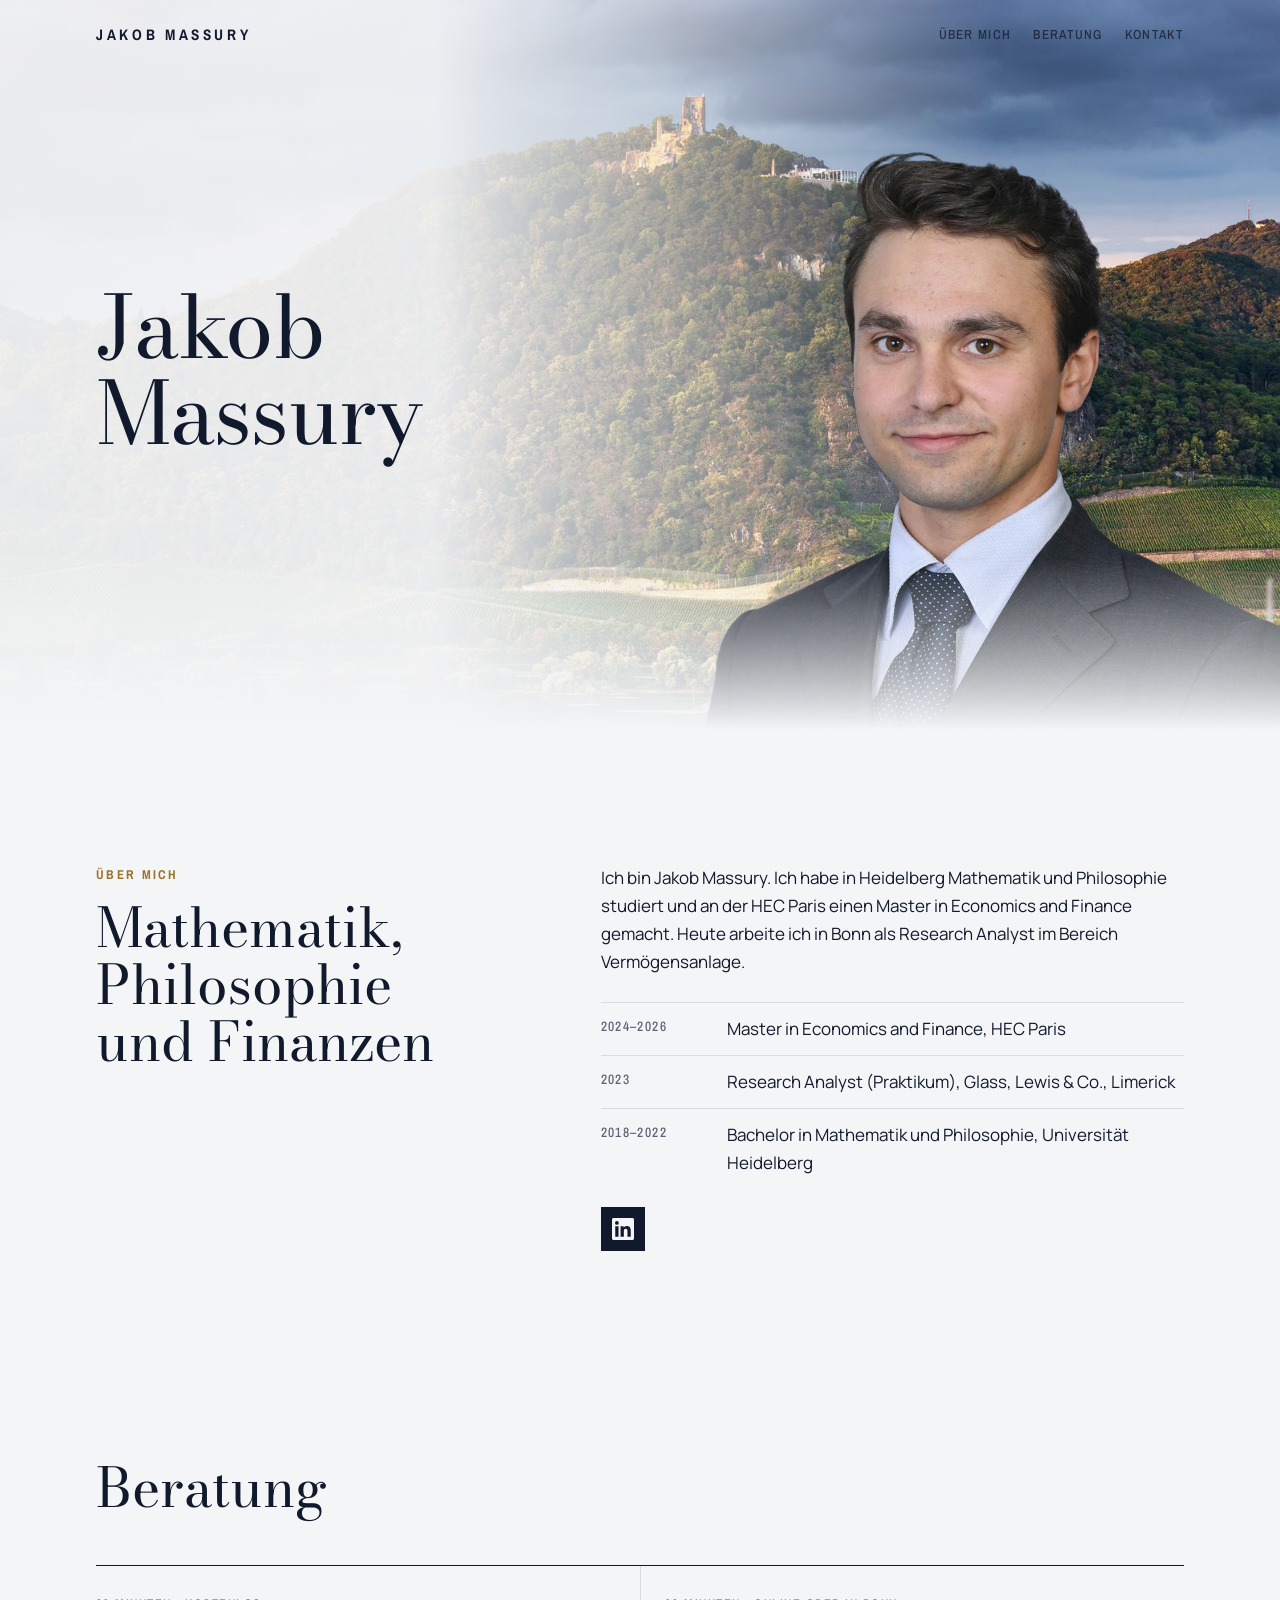
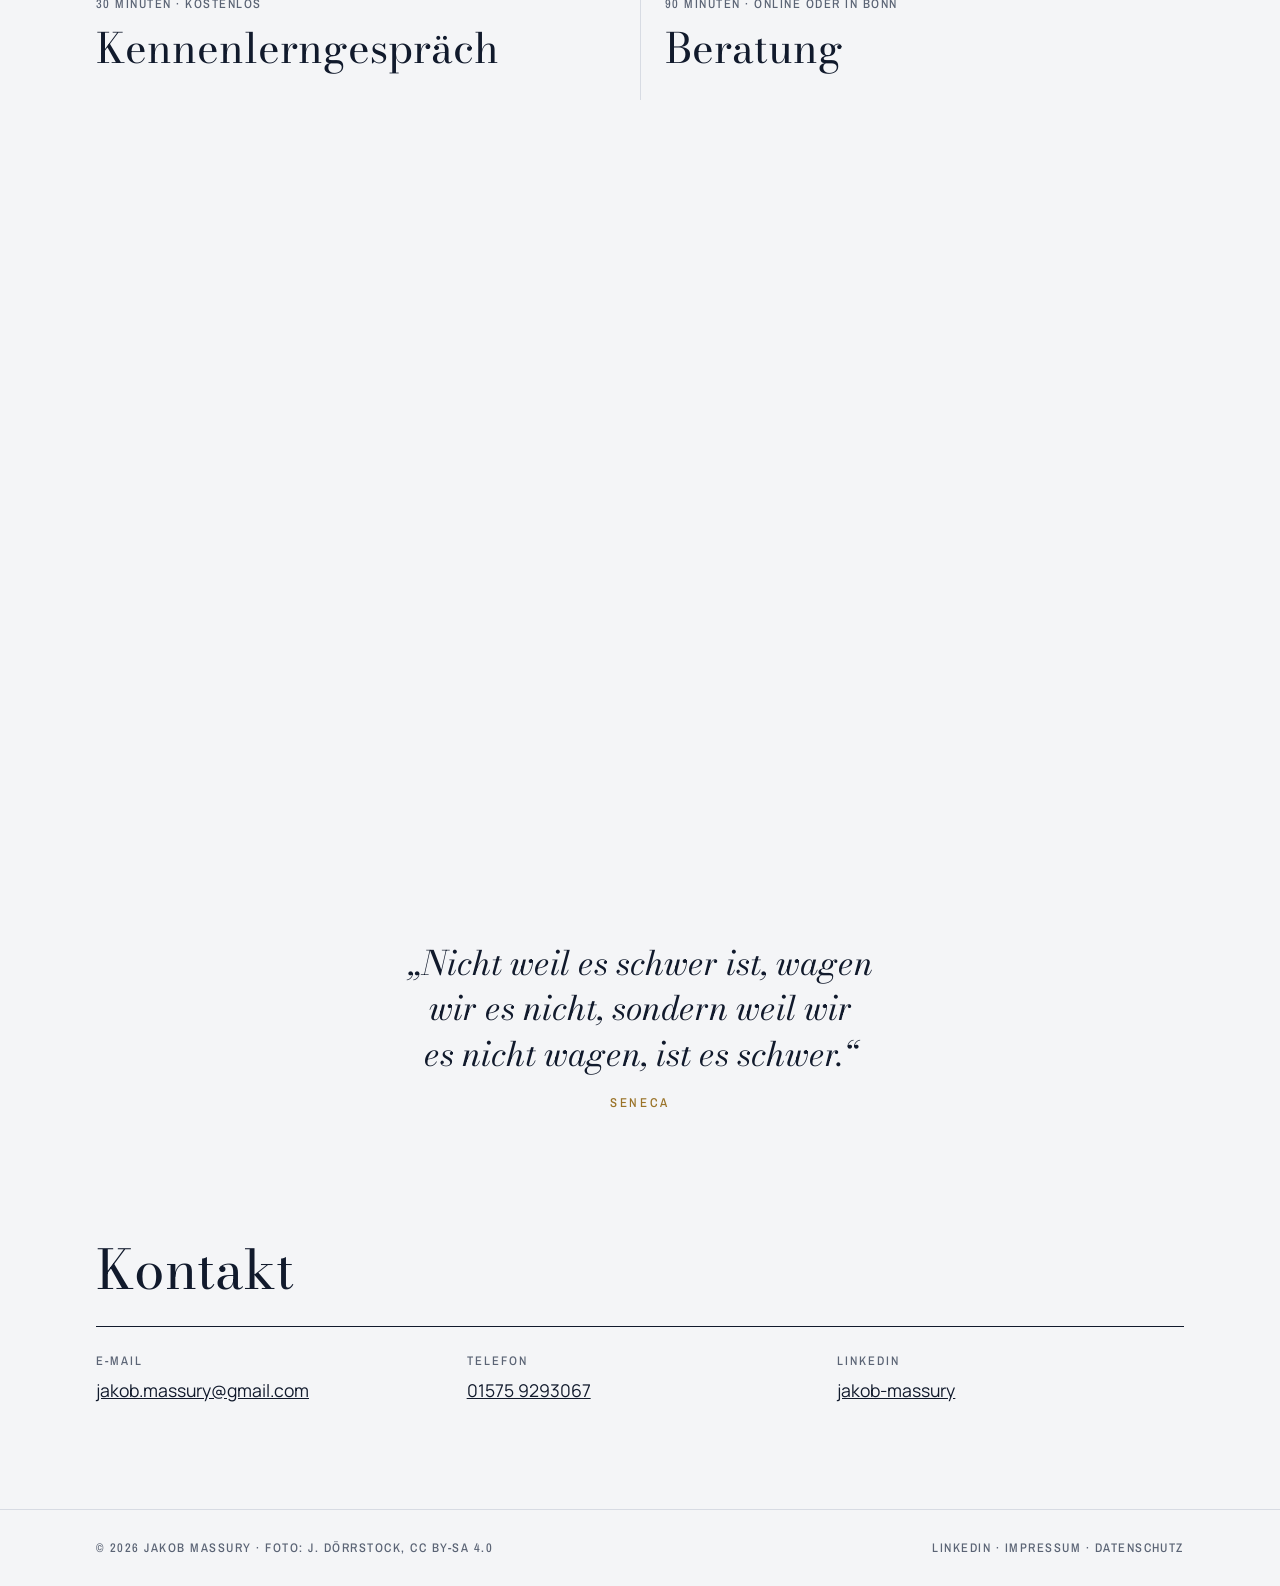
<file: index.html>
<!doctype html>
<html lang="de">
<head>
<meta charset="utf-8">
<meta name="viewport" content="width=device-width, initial-scale=1">
<title>Jakob Massury</title>
<meta name="description" content="Persönliche Website von Jakob Massury, Bonn. Werdegang, Kontakt und Beratung zu Finanzen.">
<meta property="og:title" content="Jakob Massury">
<meta property="og:description" content="Persönliche Website von Jakob Massury, Bonn.">
<meta property="og:image" content="https://jmassury.github.io/assets/img/jakob-massury.jpg">
<meta property="og:type" content="website">
<link rel="icon" href="data:image/svg+xml,%3Csvg xmlns='http://www.w3.org/2000/svg' viewBox='0 0 32 32'%3E%3Crect width='32' height='32' fill='%23111a2c'/%3E%3Ctext x='16' y='23' font-family='Georgia,serif' font-size='20' fill='%239a7328' text-anchor='middle'%3EJM%3C/text%3E%3C/svg%3E">
<link rel="stylesheet" href="assets/style.css">
<script>document.documentElement.classList.add("js")</script>
</head>
<body>
<header class="top">
  <div class="wrap">
    <a class="logo" href="#start">Jakob Massury</a>
    <nav aria-label="Hauptnavigation">
      <a href="#ueber-mich">Über mich</a>
      <a href="#beratung">Beratung</a>
      <a href="#kontakt">Kontakt</a>
    </nav>
  </div>
</header>

<main id="start">
  <section class="hero" aria-label="Einleitung">
    <div class="wrap">
      <div class="hero-text">
        <h1>Jakob<br>Massury</h1>
      </div>
    </div>
    <img class="cutout" alt="Porträt von Jakob Massury" width="951" height="1000" src="assets/img/jakob-massury.webp">
  </section>

  <section class="about" id="ueber-mich">
    <div class="wrap">
      <div class="head reveal" style="margin-bottom:0">
        <span class="kicker">Über mich</span>
        <h2>Mathematik, Philosophie und Finanzen</h2>
      </div>
      <div class="copy reveal">
        <p>Ich bin Jakob Massury. Ich habe in Heidelberg Mathematik und Philosophie studiert und an der HEC Paris einen Master in Economics and Finance gemacht. Heute arbeite ich in Bonn als Research Analyst im Bereich Vermögensanlage.</p>
        <dl class="cv">
          <div><dt>2024–2026</dt><dd>Master in Economics and Finance, HEC Paris</dd></div>
          <div><dt>2023</dt><dd>Research Analyst (Praktikum), Glass, Lewis &amp; Co., Limerick</dd></div>
          <div><dt>2018–2022</dt><dd>Bachelor in Mathematik und Philosophie, Universität Heidelberg</dd></div>
        </dl>
        <p><a class="li-icon" href="https://www.linkedin.com/in/jakob-massury" target="_blank" rel="noopener" aria-label="Jakob Massury auf LinkedIn"><svg viewBox="0 0 24 24" width="22" height="22" aria-hidden="true"><path fill="currentColor" d="M20.45 20.45h-3.56v-5.57c0-1.33-.02-3.04-1.85-3.04-1.85 0-2.14 1.45-2.14 2.94v5.67H9.35V9h3.41v1.56h.05c.48-.9 1.64-1.85 3.37-1.85 3.6 0 4.27 2.37 4.27 5.46v6.28zM5.34 7.43a2.06 2.06 0 1 1 0-4.13 2.06 2.06 0 0 1 0 4.13zM7.12 20.45H3.56V9h3.56v11.45zM22.22 0H1.77C.79 0 0 .77 0 1.73v20.54C0 23.23.79 24 1.77 24h20.45c.98 0 1.78-.77 1.78-1.73V1.73C24 .77 23.2 0 22.22 0z"/></svg></a></p>
      </div>
    </div>
  </section>

  <section id="beratung">
    <div class="wrap">
      <div class="head reveal">
        <h2>Beratung</h2>
      </div>
      <div class="offers reveal">
        <article class="offer">
          <p class="meta">30 Minuten · kostenlos</p>
          <h3>Kennenlerngespräch</h3>
        </article>
        <article class="offer">
          <p class="meta">90 Minuten · online oder in Bonn</p>
          <h3>Beratung</h3>
        </article>
      </div>
    </div>
  </section>

  <div class="window" role="img" aria-label="Drachenfels und Schloss Drachenburg im Siebengebirge"></div>

  <section class="quote-sec" aria-label="Zitat">
    <div class="wrap">
      <blockquote class="quote">
        <p>„Nicht weil es schwer ist, wagen wir es nicht, sondern weil wir es nicht wagen, ist es schwer.“</p>
        <footer>Seneca</footer>
      </blockquote>
    </div>
  </section>

  <section class="contact-sec" id="kontakt">
    <div class="wrap reveal">
      <h2>Kontakt</h2>
      <dl class="contact">
        <div><dt>E-Mail</dt><dd><a href="mailto:jakob.massury@gmail.com">jakob.massury@gmail.com</a></dd></div>
        <div><dt>Telefon</dt><dd><a href="tel:+4915759293067">01575 9293067</a></dd></div>
        <div><dt>LinkedIn</dt><dd><a href="https://www.linkedin.com/in/jakob-massury" target="_blank" rel="noopener">jakob-massury</a></dd></div>
      </dl>
    </div>
  </section>
</main>

<footer class="site">
  <div class="wrap">
    <span>© 2026 Jakob Massury · Foto: J. Dörrstock, CC BY-SA 4.0</span>
    <span><a href="https://www.linkedin.com/in/jakob-massury" target="_blank" rel="noopener">LinkedIn</a> · <a href="impressum.html">Impressum</a> · <a href="datenschutz.html">Datenschutz</a></span>
  </div>
</footer>
<script>
(function () {
  var els = document.querySelectorAll(".reveal");
  if (!("IntersectionObserver" in window)) { els.forEach(function (e) { e.classList.add("is-in"); }); return; }
  var io = new IntersectionObserver(function (entries) {
    entries.forEach(function (en) { if (en.isIntersecting) { en.target.classList.add("is-in"); io.unobserve(en.target); } });
  }, { threshold: 0.15 });
  els.forEach(function (e) { io.observe(e); });
})();
</script>
</body>
</html>
</file>
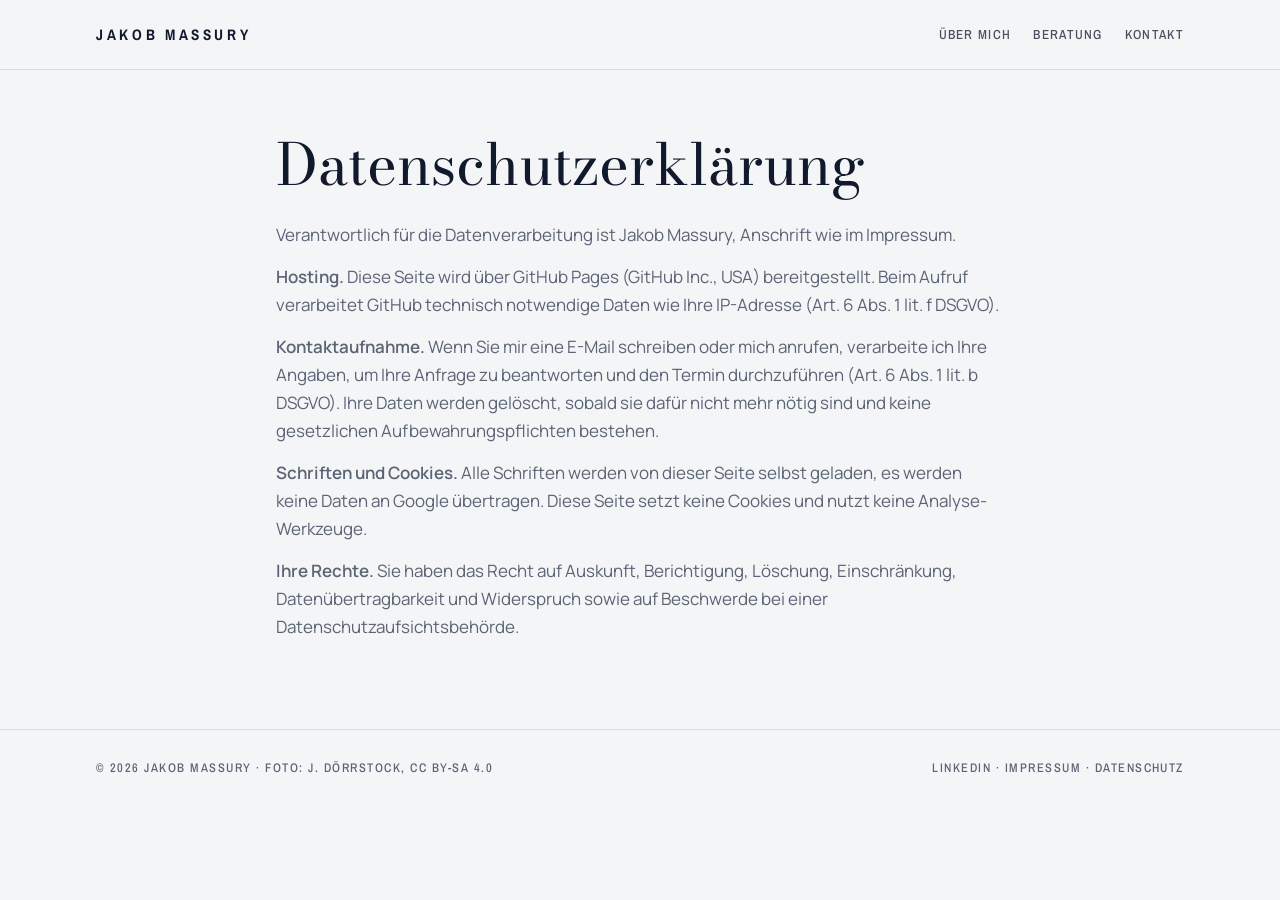
<file: datenschutz.html>
<!doctype html>
<html lang="de">
<head>
<meta charset="utf-8">
<meta name="robots" content="noindex">
<meta name="viewport" content="width=device-width, initial-scale=1">
<title>Datenschutzerklärung · Jakob Massury</title>
<link rel="icon" href="data:image/svg+xml,%3Csvg xmlns='http://www.w3.org/2000/svg' viewBox='0 0 32 32'%3E%3Crect width='32' height='32' fill='%23111a2c'/%3E%3Ctext x='16' y='23' font-family='Georgia,serif' font-size='20' fill='%239a7328' text-anchor='middle'%3EJM%3C/text%3E%3C/svg%3E">
<link rel="stylesheet" href="assets/style.css">

</head>
<body class="subpage">
<header class="top">
  <div class="wrap">
    <a class="logo" href="index.html#start">Jakob Massury</a>
    <nav aria-label="Hauptnavigation">
      <a href="index.html#ueber-mich">Über mich</a>
      <a href="index.html#beratung">Beratung</a>
      <a href="index.html#kontakt">Kontakt</a>
    </nav>
  </div>
</header>
<main class="page">
  <div class="wrap">
    <h1>Datenschutzerklärung</h1>

      <p>Verantwortlich für die Datenverarbeitung ist Jakob Massury, Anschrift wie im Impressum.</p>
      <p><strong>Hosting.</strong> Diese Seite wird über GitHub Pages (GitHub Inc., USA) bereitgestellt. Beim Aufruf verarbeitet GitHub technisch notwendige Daten wie Ihre IP-Adresse (Art. 6 Abs. 1 lit. f DSGVO).</p>
      <p><strong>Kontaktaufnahme.</strong> Wenn Sie mir eine E-Mail schreiben oder mich anrufen, verarbeite ich Ihre Angaben, um Ihre Anfrage zu beantworten und den Termin durchzuführen (Art. 6 Abs. 1 lit. b DSGVO). Ihre Daten werden gelöscht, sobald sie dafür nicht mehr nötig sind und keine gesetzlichen Aufbewahrungspflichten bestehen.</p>
      <p><strong>Schriften und Cookies.</strong> Alle Schriften werden von dieser Seite selbst geladen, es werden keine Daten an Google übertragen. Diese Seite setzt keine Cookies und nutzt keine Analyse-Werkzeuge.</p>
      <p><strong>Ihre Rechte.</strong> Sie haben das Recht auf Auskunft, Berichtigung, Löschung, Einschränkung, Datenübertragbarkeit und Widerspruch sowie auf Beschwerde bei einer Datenschutzaufsichtsbehörde.</p>
  </div>
</main>
<footer class="site">
  <div class="wrap">
    <span>© 2026 Jakob Massury · Foto: J. Dörrstock, CC BY-SA 4.0</span>
    <span><a href="https://www.linkedin.com/in/jakob-massury" target="_blank" rel="noopener">LinkedIn</a> · <a href="impressum.html">Impressum</a> · <a href="datenschutz.html">Datenschutz</a></span>
  </div>
</footer>
</body>
</html>
</file>
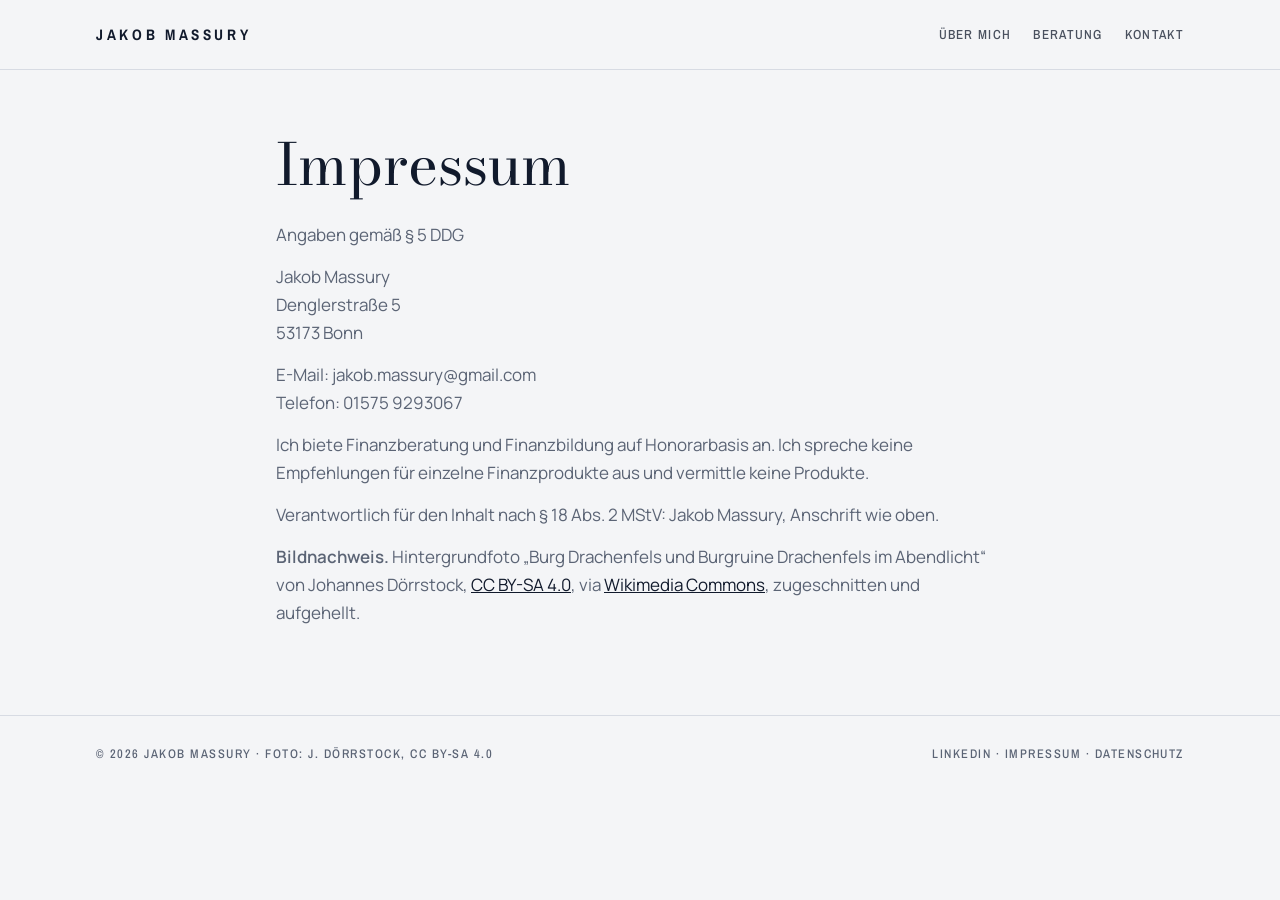
<file: impressum.html>
<!doctype html>
<html lang="de">
<head>
<meta charset="utf-8">
<meta name="robots" content="noindex">
<meta name="viewport" content="width=device-width, initial-scale=1">
<title>Impressum · Jakob Massury</title>
<link rel="icon" href="data:image/svg+xml,%3Csvg xmlns='http://www.w3.org/2000/svg' viewBox='0 0 32 32'%3E%3Crect width='32' height='32' fill='%23111a2c'/%3E%3Ctext x='16' y='23' font-family='Georgia,serif' font-size='20' fill='%239a7328' text-anchor='middle'%3EJM%3C/text%3E%3C/svg%3E">
<link rel="stylesheet" href="assets/style.css">

</head>
<body class="subpage">
<header class="top">
  <div class="wrap">
    <a class="logo" href="index.html#start">Jakob Massury</a>
    <nav aria-label="Hauptnavigation">
      <a href="index.html#ueber-mich">Über mich</a>
      <a href="index.html#beratung">Beratung</a>
      <a href="index.html#kontakt">Kontakt</a>
    </nav>
  </div>
</header>
<main class="page">
  <div class="wrap">
    <h1>Impressum</h1>

      <p>Angaben gemäß § 5 DDG</p>
      <p>Jakob Massury<br>Denglerstraße 5<br>53173 Bonn</p>
      <p>E-Mail: jakob.massury@gmail.com<br>Telefon: 01575 9293067</p>
      <p>Ich biete Finanzberatung und Finanzbildung auf Honorarbasis an. Ich spreche keine Empfehlungen für einzelne Finanzprodukte aus und vermittle keine Produkte.</p>
      <p>Verantwortlich für den Inhalt nach § 18 Abs. 2 MStV: Jakob Massury, Anschrift wie oben.</p>
      <p><strong>Bildnachweis.</strong> Hintergrundfoto „Burg Drachenfels und Burgruine Drachenfels im Abendlicht“ von Johannes Dörrstock, <a href="https://creativecommons.org/licenses/by-sa/4.0/deed.de" target="_blank" rel="noopener">CC BY-SA 4.0</a>, via <a href="https://commons.wikimedia.org/wiki/File:Burg_Drachenfels_und_Burgruine_Drachenfels_im_Abendlicht.jpg" target="_blank" rel="noopener">Wikimedia Commons</a>, zugeschnitten und aufgehellt.</p>
  </div>
</main>
<footer class="site">
  <div class="wrap">
    <span>© 2026 Jakob Massury · Foto: J. Dörrstock, CC BY-SA 4.0</span>
    <span><a href="https://www.linkedin.com/in/jakob-massury" target="_blank" rel="noopener">LinkedIn</a> · <a href="impressum.html">Impressum</a> · <a href="datenschutz.html">Datenschutz</a></span>
  </div>
</footer>
</body>
</html>
</file>
<file: assets/style.css>
@font-face { font-family: "Bodoni Moda"; font-style: normal; font-weight: 400; font-display: swap; src: url("fonts/bodoni-moda-latin-400-normal.woff2") format("woff2"); }
@font-face { font-family: "Bodoni Moda"; font-style: italic; font-weight: 400; font-display: swap; src: url("fonts/bodoni-moda-latin-400-italic.woff2") format("woff2"); }
@font-face { font-family: "Bodoni Moda"; font-style: normal; font-weight: 600; font-display: swap; src: url("fonts/bodoni-moda-latin-600-normal.woff2") format("woff2"); }
@font-face { font-family: "Bodoni Moda"; font-style: italic; font-weight: 600; font-display: swap; src: url("fonts/bodoni-moda-latin-600-italic.woff2") format("woff2"); }
@font-face { font-family: "Manrope"; font-style: normal; font-weight: 400; font-display: swap; src: url("fonts/manrope-latin-400-normal.woff2") format("woff2"); }
@font-face { font-family: "Manrope"; font-style: normal; font-weight: 500; font-display: swap; src: url("fonts/manrope-latin-500-normal.woff2") format("woff2"); }
@font-face { font-family: "Manrope"; font-style: normal; font-weight: 600; font-display: swap; src: url("fonts/manrope-latin-600-normal.woff2") format("woff2"); }
@font-face { font-family: "Archivo Narrow"; font-style: normal; font-weight: 500; font-display: swap; src: url("fonts/archivo-narrow-latin-500-normal.woff2") format("woff2"); }
@font-face { font-family: "Archivo Narrow"; font-style: normal; font-weight: 700; font-display: swap; src: url("fonts/archivo-narrow-latin-700-normal.woff2") format("woff2"); }
/* Layout: Landschaft als Bühne, freigestelltes Porträt, ruhige Wort-Bänder als Übergänge zwischen den Kapiteln */
:root {
  --paper: #f4f5f7;
  --surface: #ffffff;
  --ink: #111a2c;
  --muted: #5b6475;
  --line: #d7dbe3;
  --brass: #9a7328;
  --veil: rgba(244,245,247,.94);
  --veil-soft: rgba(244,245,247,.5);
  --veil-none: rgba(244,245,247,0);
  --display: "Bodoni Moda", "Didot", Georgia, serif;
  --body: "Manrope", system-ui, -apple-system, "Segoe UI", sans-serif;
  --caps: "Archivo Narrow", "Arial Narrow", system-ui, sans-serif;
}
@media (prefers-color-scheme: dark) {
  :root:not([data-theme="light"]) {
    --paper: #0d1320; --surface: #141c2d; --ink: #e9ecf2; --muted: #9aa3b5; --line: #26304a; --brass: #d2a650;
    --veil: rgba(13,19,32,.92); --veil-soft: rgba(13,19,32,.5); --veil-none: rgba(13,19,32,0); color-scheme: dark;
  }
}
:root[data-theme="dark"] {
  --paper: #0d1320; --surface: #141c2d; --ink: #e9ecf2; --muted: #9aa3b5; --line: #26304a; --brass: #d2a650;
  --veil: rgba(13,19,32,.92); --veil-soft: rgba(13,19,32,.5); --veil-none: rgba(13,19,32,0); color-scheme: dark;
}
* { box-sizing: border-box; }
html, body { margin: 0; }
img { max-width: 100%; }
body { background: var(--paper); color: var(--ink); font-family: var(--body); font-size: 17px; line-height: 1.65; }
.wrap { max-width: 1120px; margin: 0 auto; padding-left: max(16px, env(safe-area-inset-left, 0px)); padding-right: max(16px, env(safe-area-inset-right, 0px)); }
h1, h2, h3 { font-family: var(--display); font-weight: 400; line-height: 1.05; margin: 0; text-wrap: balance; }
h2 { font-size: clamp(2rem, 4.6vw, 3.4rem); }
h3 { font-size: 1.45rem; line-height: 1.2; }
p { margin: 0; }
a { color: inherit; }
:focus-visible { outline: 2px solid var(--brass); outline-offset: 3px; }
.kicker { font-family: var(--caps); font-weight: 700; font-size: .8rem; letter-spacing: .18em; text-transform: uppercase; color: var(--brass); }

/* Kopf */
header.top { position: absolute; top: 0; left: 0; right: 0; z-index: 5; padding-block: 22px; }
header.top .wrap { display: flex; justify-content: space-between; align-items: center; gap: 12px 28px; flex-wrap: wrap; }
.logo { font-family: var(--caps); font-weight: 700; letter-spacing: .24em; text-transform: uppercase; font-size: .95rem; text-decoration: none; }
nav { display: flex; gap: 6px 22px; flex-wrap: wrap; font-family: var(--caps); font-weight: 500; text-transform: uppercase; letter-spacing: .1em; font-size: .82rem; }
nav a { text-decoration: none; color: var(--ink); opacity: .75; }
nav a:hover { opacity: 1; }
.subpage header.top { position: static; border-bottom: 1px solid var(--line); }

/* Bühne mit Landschaft und Porträt */
.hero { padding-block: 0; position: relative; overflow: hidden; min-height: min(760px, 92vh); display: flex; align-items: center; background: var(--ink) url("img/drachenfels-doerrstock.jpg") 100% 0 / auto 135% no-repeat; }
@media (min-width: 1540px) { .hero { background-size: auto 172%; } }
@media (min-width: 1960px) { .hero { background-size: cover; } }
.hero::before { content: ""; position: absolute; inset: 0; background: linear-gradient(90deg, var(--veil) 0%, var(--veil) 34%, var(--veil-soft) 56%, var(--veil-none) 78%); }
.hero::after { content: ""; position: absolute; left: 0; right: 0; bottom: 0; height: 200px; background: linear-gradient(180deg, var(--veil-none), var(--paper) 85%); z-index: 2; }
.hero .wrap { position: relative; z-index: 3; width: 100%; padding-block: 120px 140px; }
.hero-text { display: grid; gap: 28px; max-width: 34rem; }
.hero h1 { font-size: clamp(2.8rem, 7vw, 5.4rem); letter-spacing: -.01em; line-height: 1; }
.cutout { position: absolute; right: 0; bottom: 0; z-index: 1; height: 80%; width: auto; max-width: 60%; object-fit: contain; object-position: bottom; }
.actions { display: flex; flex-wrap: wrap; gap: 12px; }
.btn { display: inline-flex; align-items: center; gap: 10px; padding: 13px 24px; border: 1px solid var(--ink); background: var(--ink); color: var(--paper); font: 600 .95rem var(--body); text-decoration: none; cursor: pointer; }
.btn.line { background: transparent; color: var(--ink); }

section { padding-block: 104px; }
.head { display: grid; gap: 14px; margin-bottom: 48px; max-width: 46em; }

/* Über mich */
.about .wrap { display: grid; grid-template-columns: 1fr 1.3fr; gap: 56px; align-items: start; }
.about .copy { display: grid; gap: 18px; min-width: 0; }
.cv { display: grid; margin: 8px 0 0; }
.cv div { display: grid; grid-template-columns: 110px 1fr; gap: 16px; border-top: 1px solid var(--line); padding-block: 12px; }
.cv dt { font-family: var(--caps); letter-spacing: .1em; color: var(--muted); font-size: .85rem; font-variant-numeric: tabular-nums; }
.cv dd { margin: 0; min-width: 0; }
.li-icon { display: inline-flex; width: 44px; height: 44px; align-items: center; justify-content: center; background: var(--ink); color: var(--paper); text-decoration: none; transition: background .3s; }
.li-icon:hover { background: var(--brass); }

/* Beratung */
.offers { display: grid; grid-template-columns: repeat(2, 1fr); border-top: 1px solid var(--ink); }
.offer { padding: 28px 24px 28px 0; display: grid; gap: 12px; align-content: start; min-width: 0; }
.offer + .offer { padding-left: 24px; border-left: 1px solid var(--line); }
.offer h3 { font-size: clamp(1.8rem, 3.6vw, 2.6rem); line-height: 1.1; }
.offer .meta { font-family: var(--caps); text-transform: uppercase; letter-spacing: .12em; font-size: .78rem; color: var(--muted); }

/* Landschafts-Fenster vor dem Kontakt */
.window { min-height: clamp(420px, 56vw, 680px); background: url("img/drachenfels-doerrstock.jpg") 50% 30% / cover no-repeat fixed; position: relative;  }
.window::before, .window::after { content: ""; position: absolute; left: 0; right: 0; height: 140px; }
.window::before { top: 0; background: linear-gradient(180deg, var(--paper), var(--veil-none)); }
.window::after { bottom: 0; background: linear-gradient(0deg, var(--paper), var(--veil-none)); }
@supports (-webkit-touch-callout: none) { .window { background-attachment: scroll; } }

/* Zitat */
.quote-sec { padding-block: 56px 24px; }
.quote { margin: 0 auto; max-width: 40rem; text-align: center; display: grid; gap: 16px; }
.quote p { font-family: var(--display); font-style: italic; font-size: clamp(1.4rem, 3vw, 2.1rem); line-height: 1.35; text-wrap: balance; }
.quote footer { font-family: var(--caps); text-transform: uppercase; letter-spacing: .2em; font-size: .8rem; color: var(--brass); }

/* Kontakt */
.contact-sec .wrap { display: grid; gap: 28px; }
.contact { margin: 0; display: grid; grid-template-columns: repeat(3, minmax(0, 1fr)); gap: 24px; border-top: 1px solid var(--ink); padding-top: 24px; }
.contact dt { font-family: var(--caps); font-size: .78rem; letter-spacing: .16em; text-transform: uppercase; color: var(--muted); }
.contact dd { margin: 4px 0 0; font-size: 1.1rem; overflow-wrap: anywhere; }

/* Sanftes Einblenden beim Scrollen (nur mit JavaScript) */
.js .reveal { opacity: 0; transform: translateY(28px); transition: opacity 1s ease, transform 1s ease; }
.js .reveal.is-in { opacity: 1; transform: none; }

footer.site { padding-block: 28px; border-top: 1px solid var(--line); font-family: var(--caps); text-transform: uppercase; letter-spacing: .12em; font-size: .78rem; color: var(--muted); }
footer.site .wrap { display: flex; justify-content: space-between; gap: 12px; flex-wrap: wrap; }
footer.site a { text-decoration: none; }

/* Unterseiten */
.page { padding-block: 64px 88px; }
.page .wrap { max-width: 760px; display: grid; gap: 14px; }
.page h1 { font-size: clamp(2.4rem, 6vw, 3.6rem); margin-bottom: 12px; }
.page p { color: var(--muted); }
.page a { color: var(--ink); }

@media (max-width: 860px) {
  .hero { min-height: 0; display: block; background-size: cover; background-position: 60% 0; }
  .hero::before { background: linear-gradient(180deg, var(--veil) 0%, var(--veil) 40%, var(--veil-soft) 62%, var(--veil-none) 85%); }
  .hero .wrap { padding-block: 110px 0; }
  .cutout { position: relative; display: block; right: auto; height: auto; width: min(86%, 400px); max-width: none; margin: 24px 0 0 auto; }
  .about .wrap { grid-template-columns: 1fr; gap: 28px; }
  .offers { grid-template-columns: 1fr; }
  .offer + .offer { padding-left: 0; border-left: 0; border-top: 1px solid var(--line); }
  .contact { grid-template-columns: 1fr; }
  section { padding-block: 72px; }
}
@media (prefers-reduced-motion: reduce) {
  .js .reveal { opacity: 1; transform: none; transition: none; }
}
@media (prefers-reduced-motion: no-preference) { html { scroll-behavior: smooth; } }
</file>
